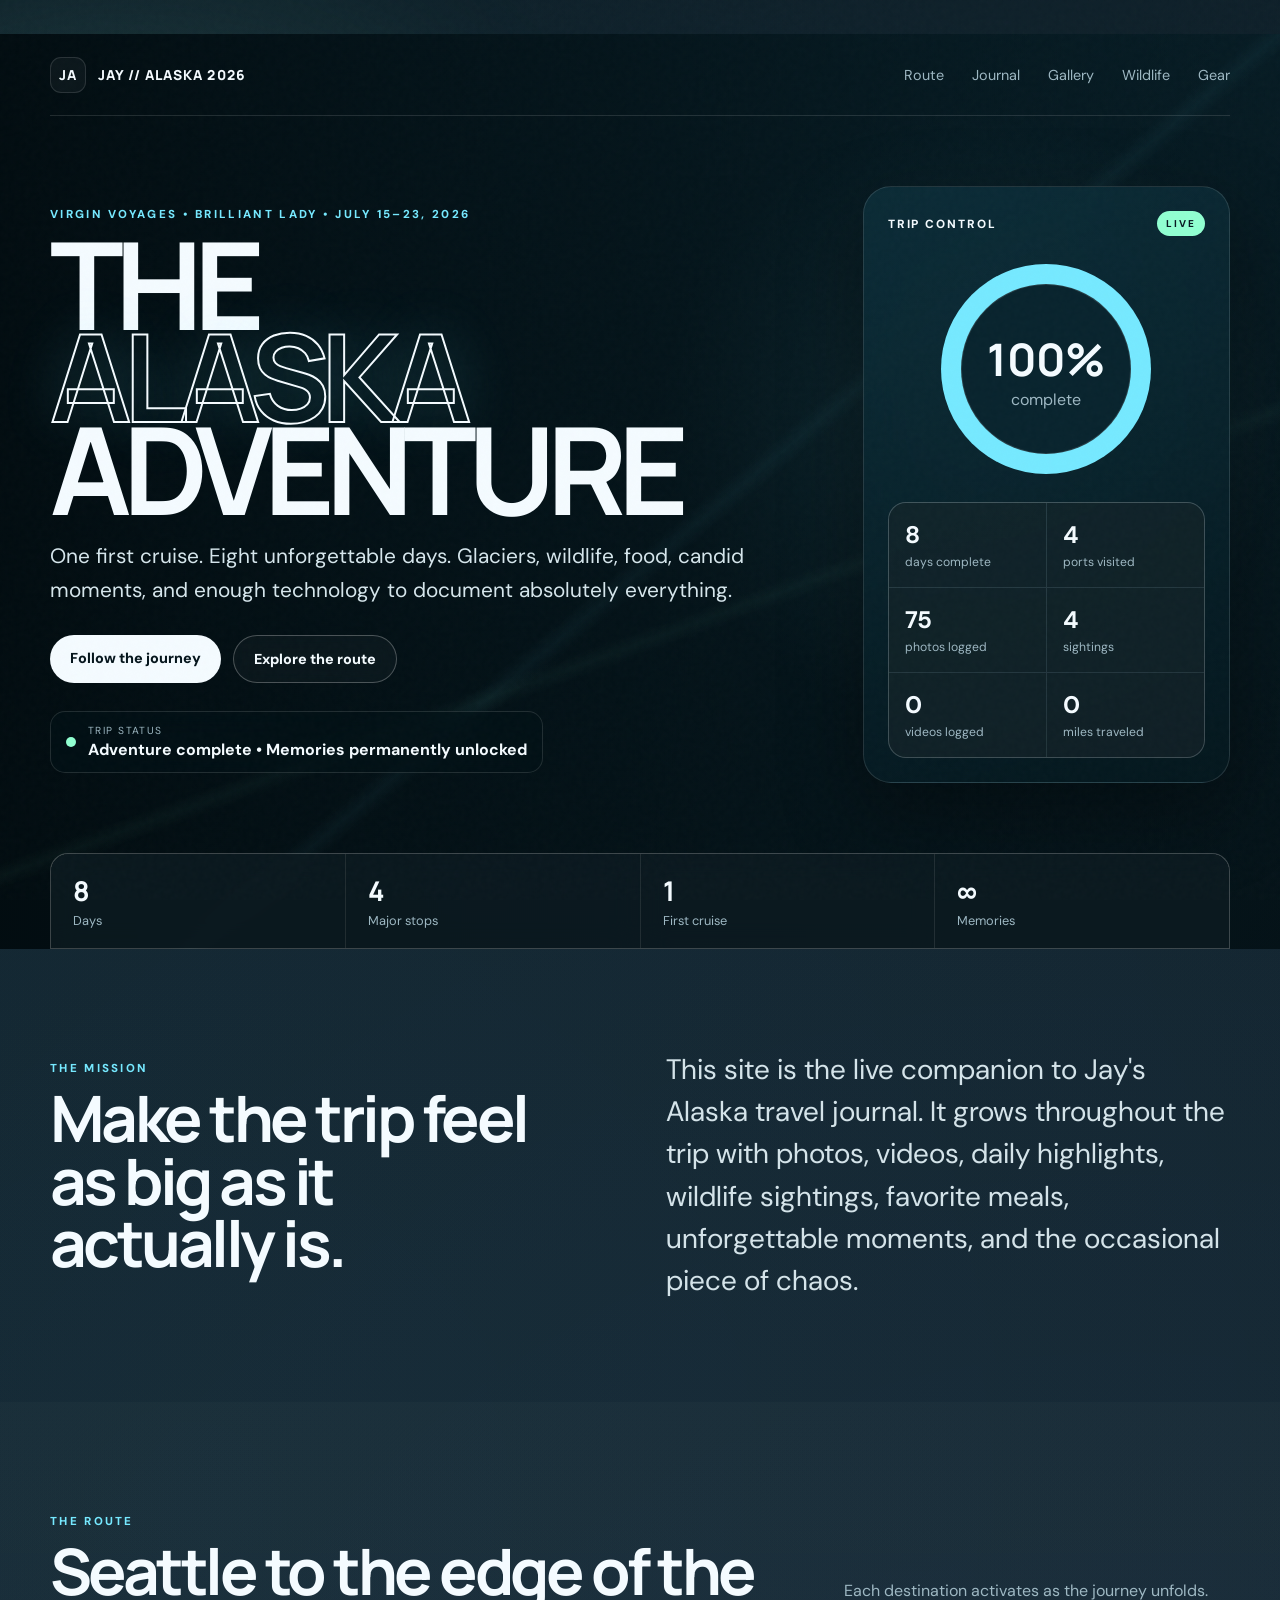
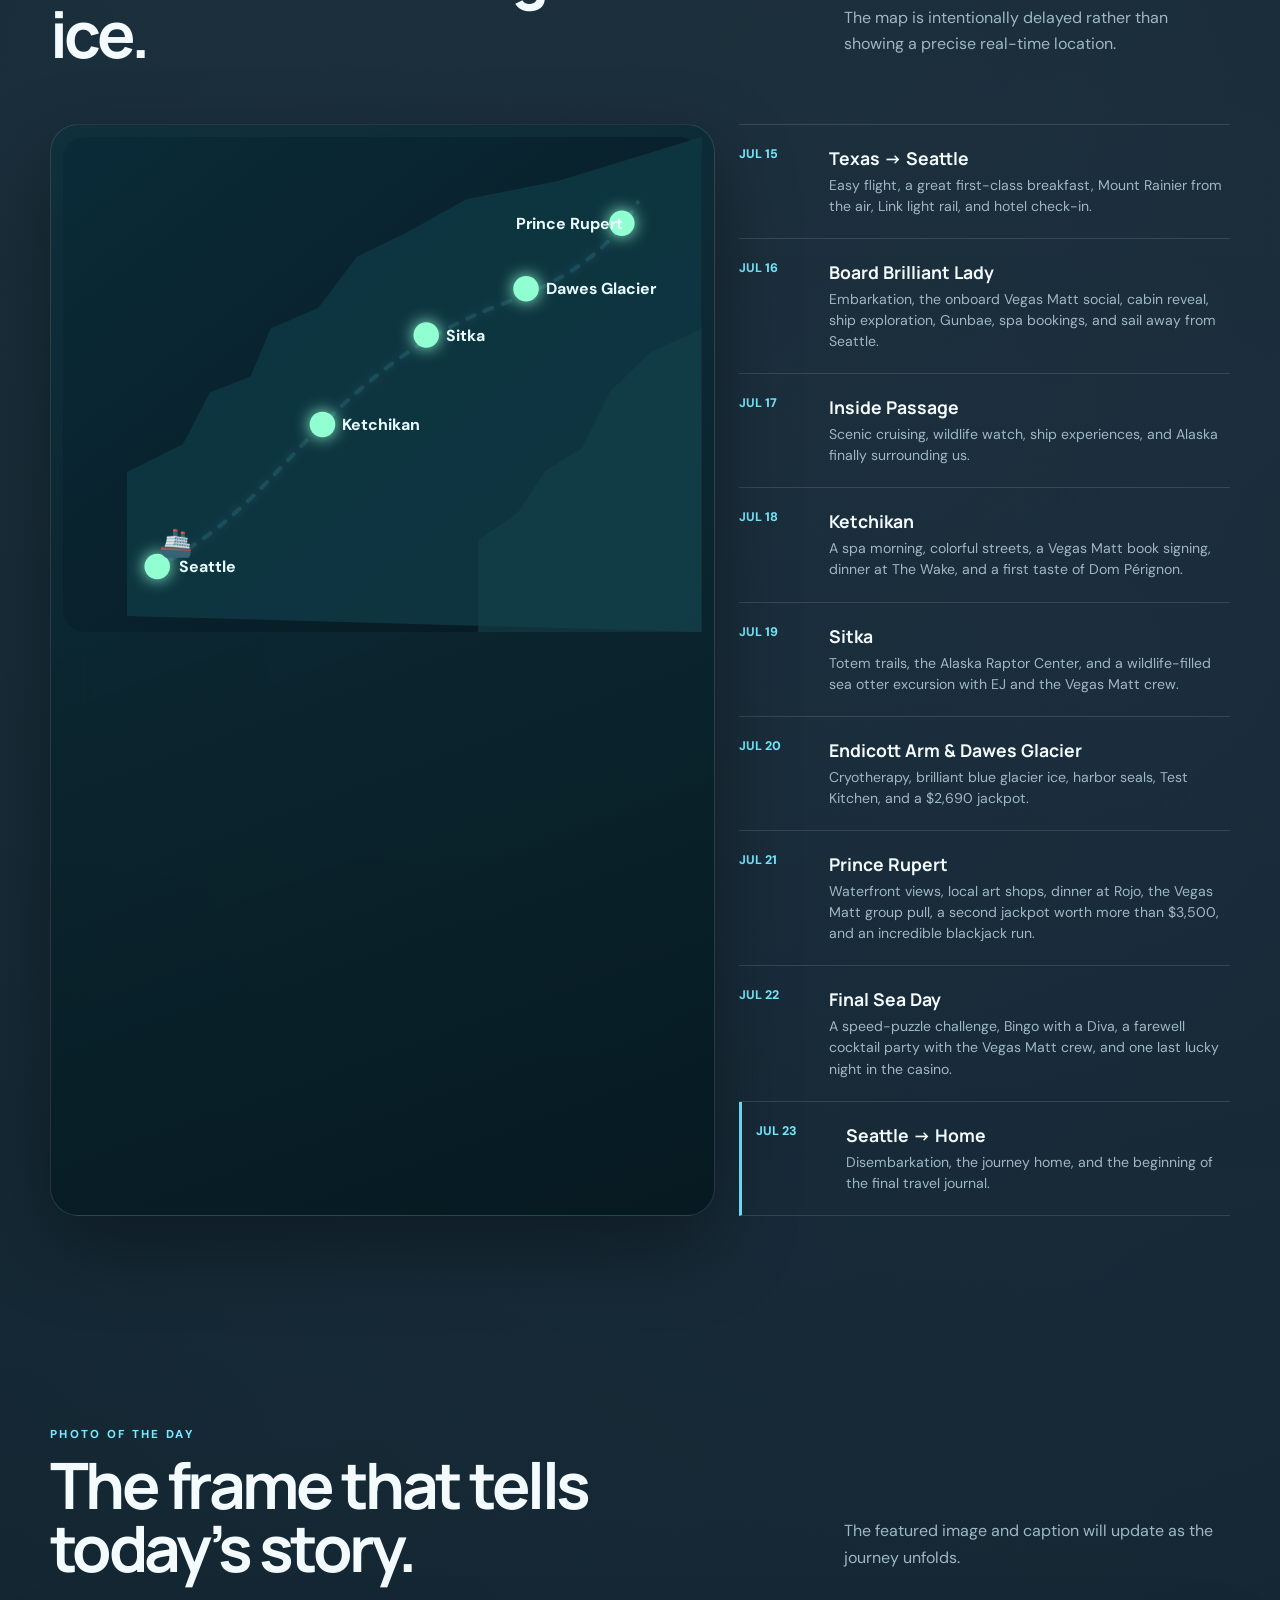
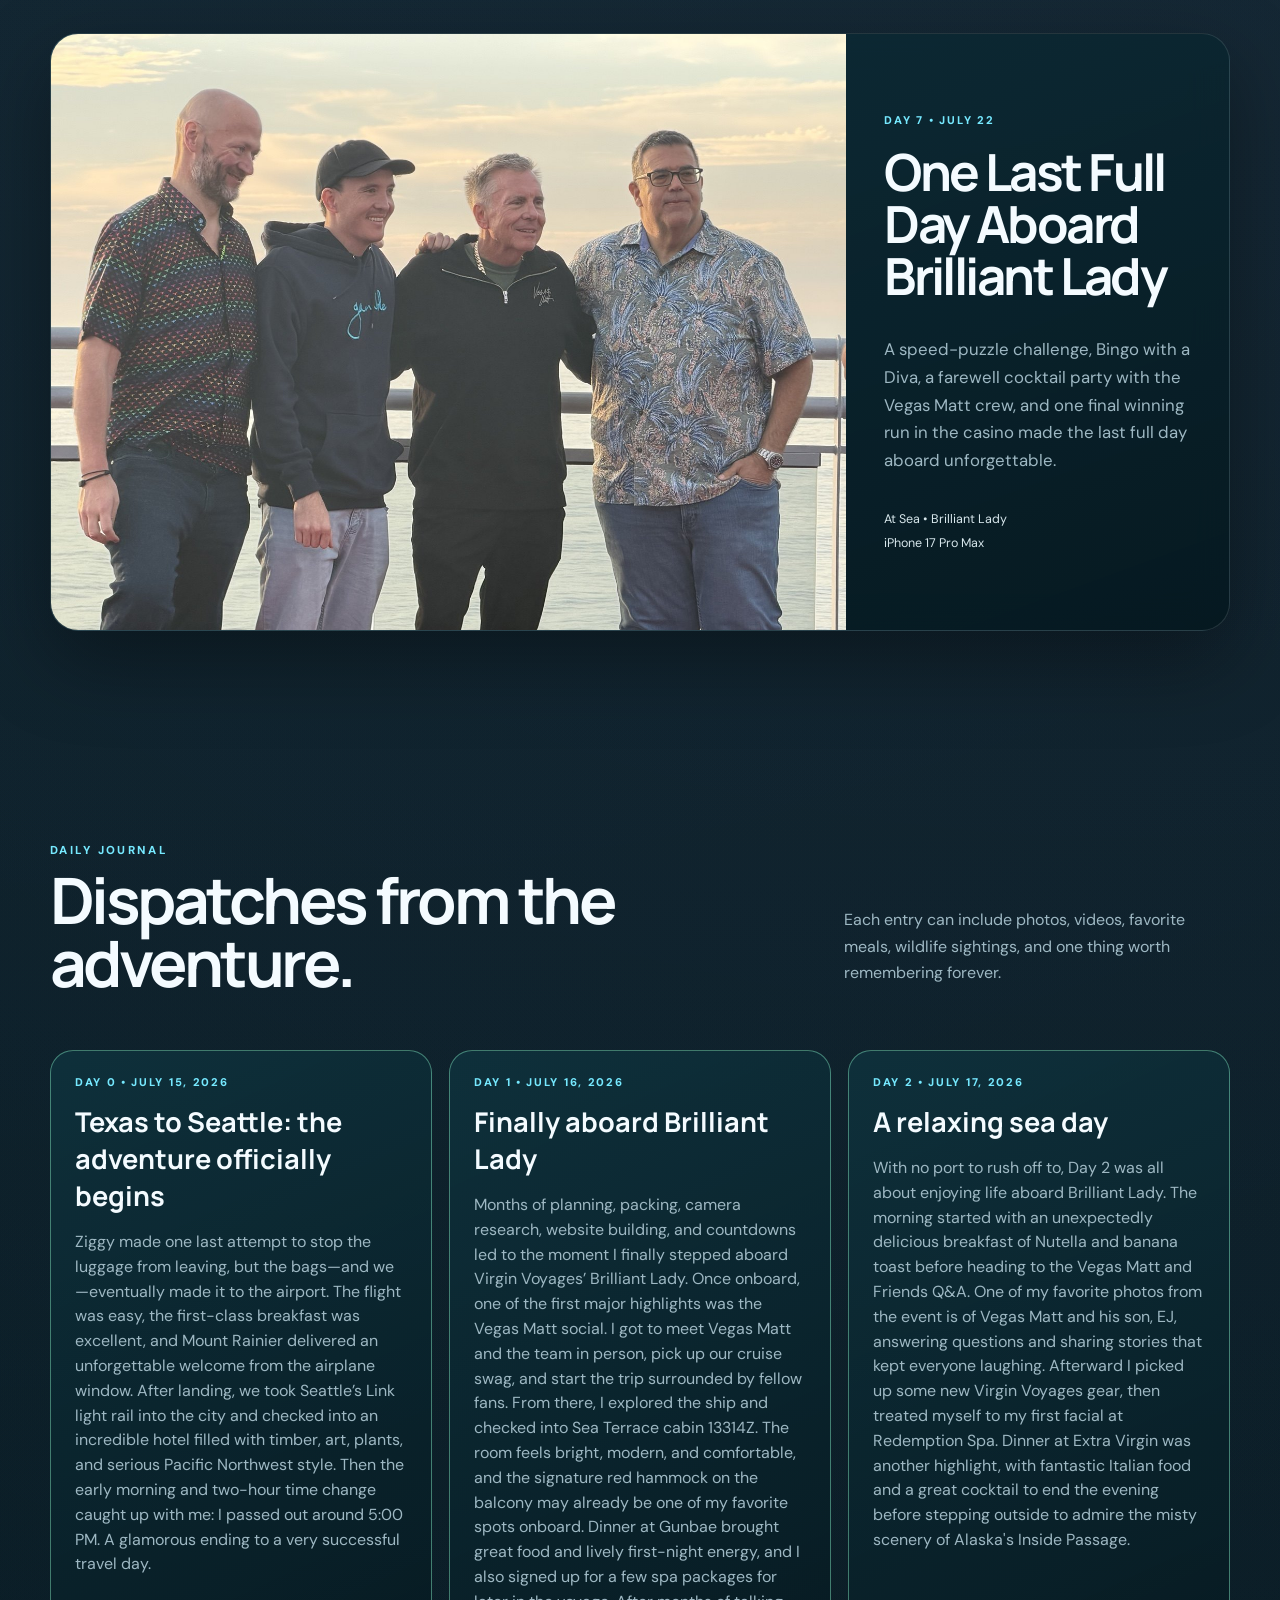
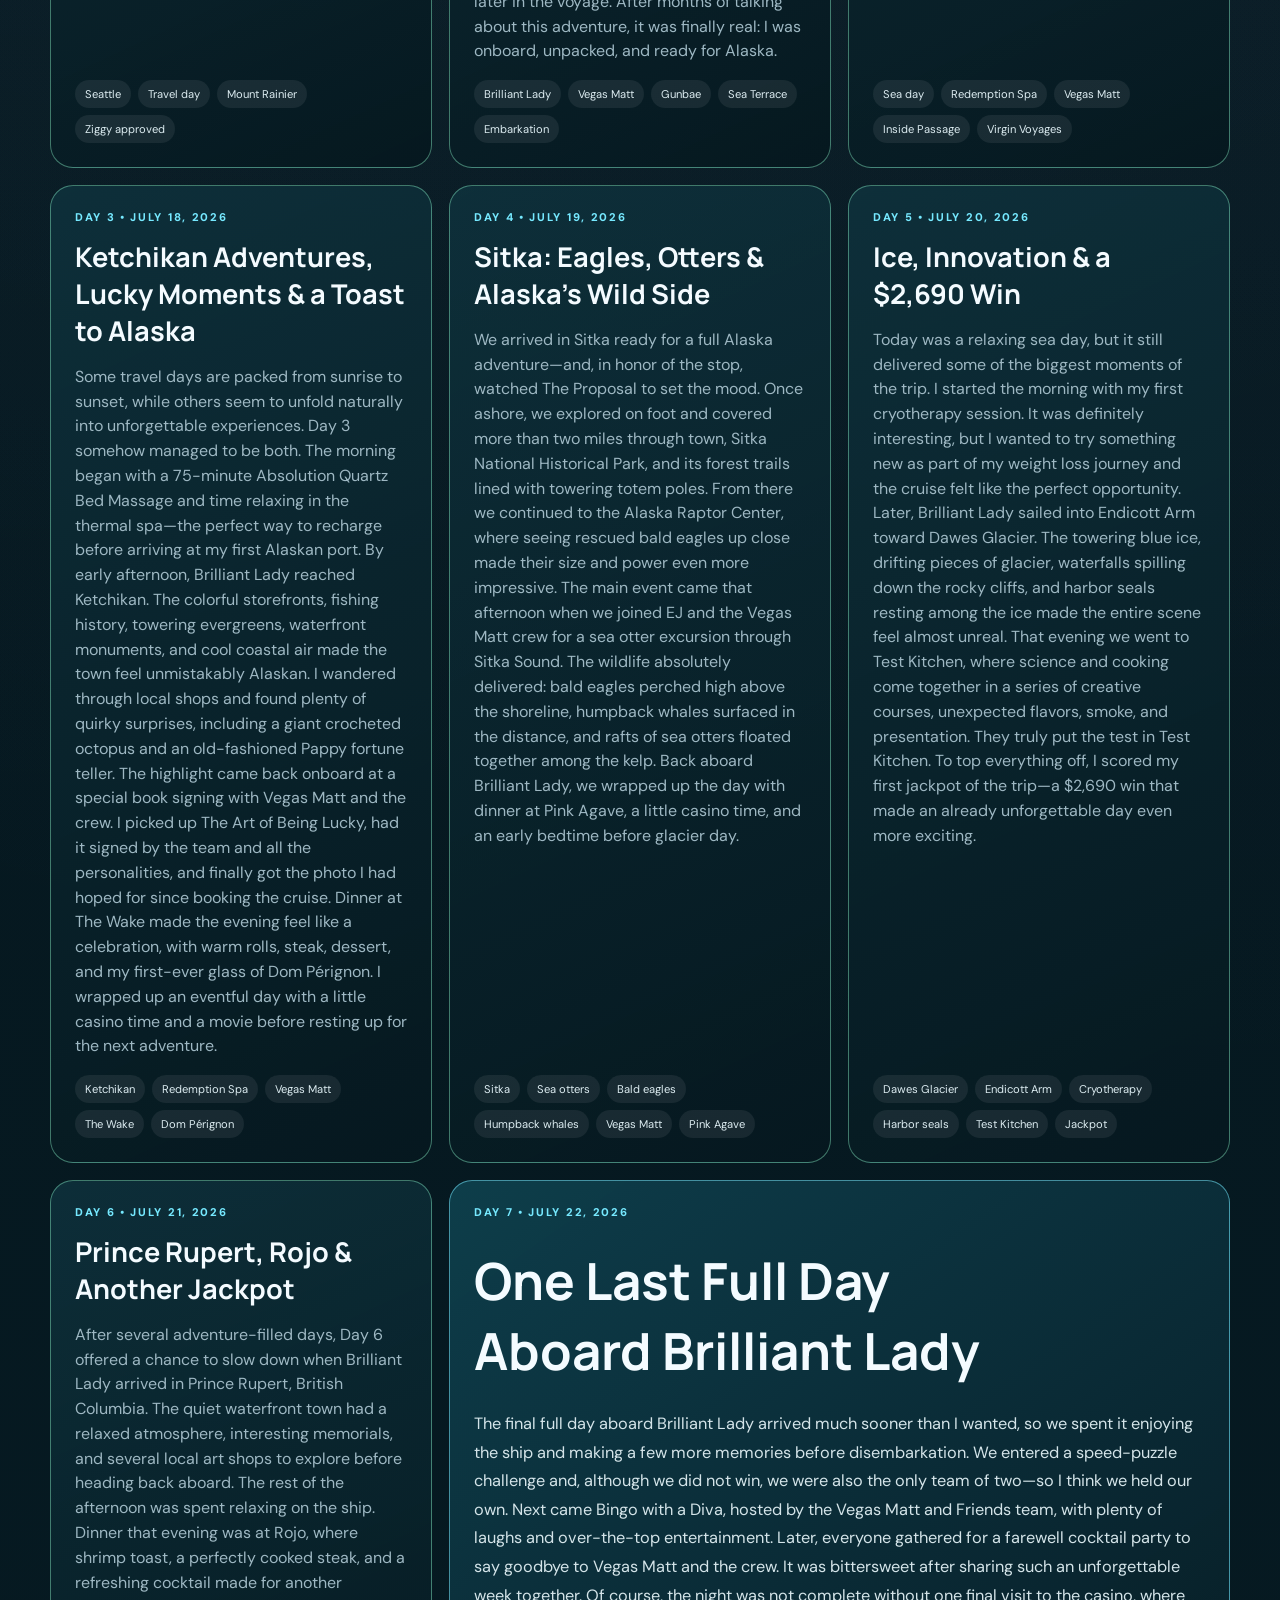
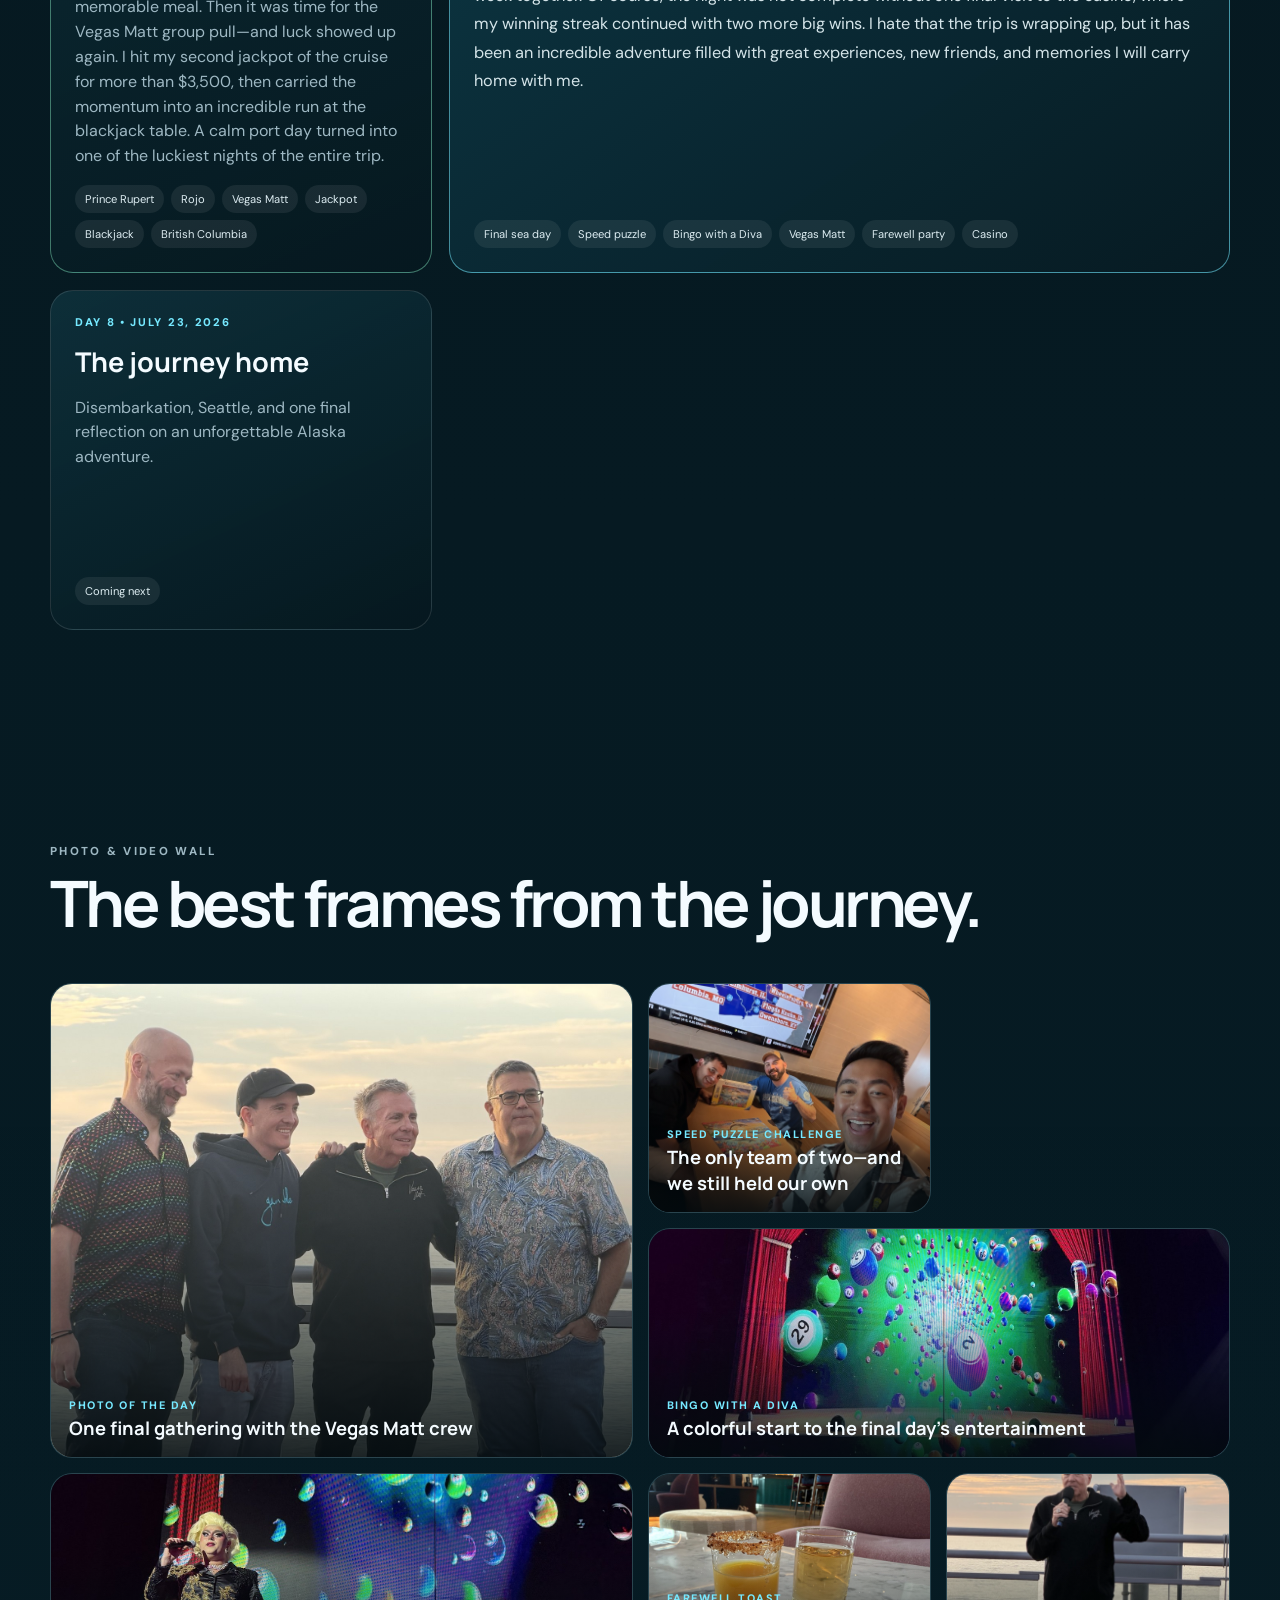
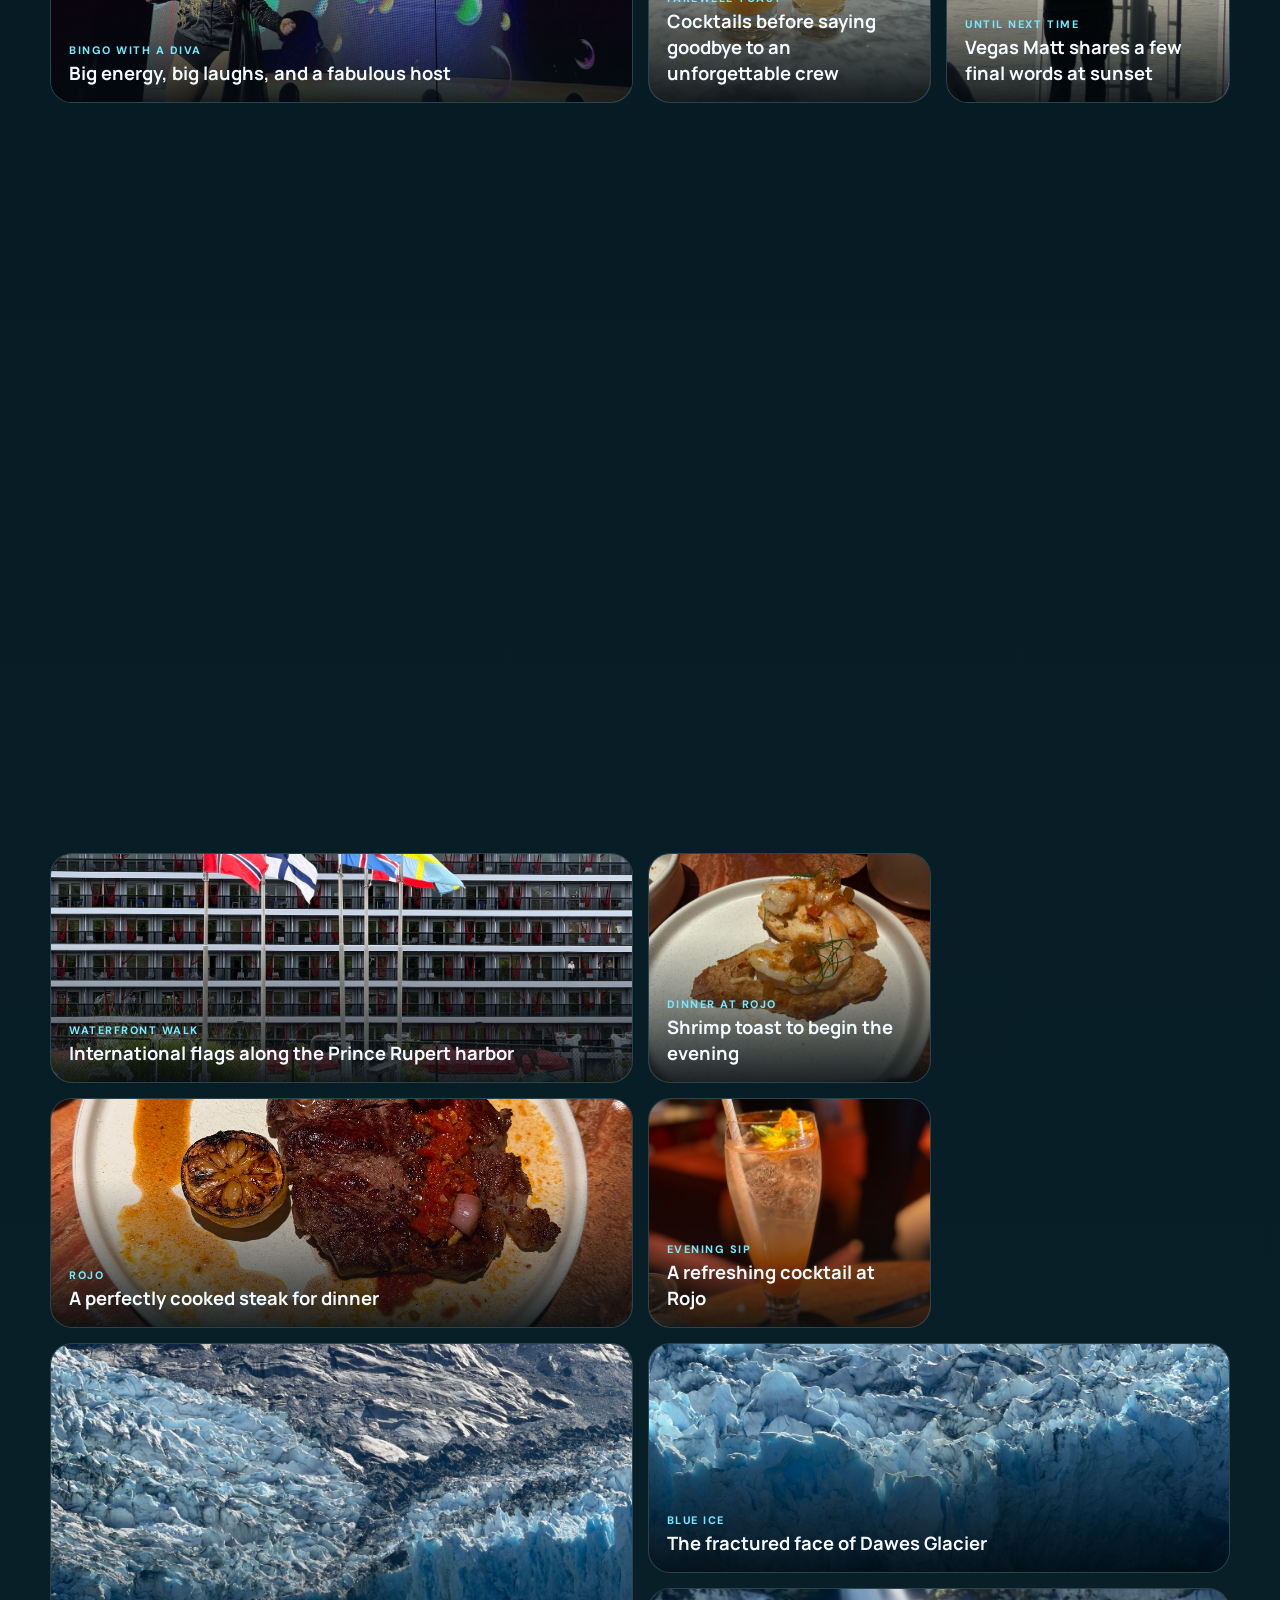
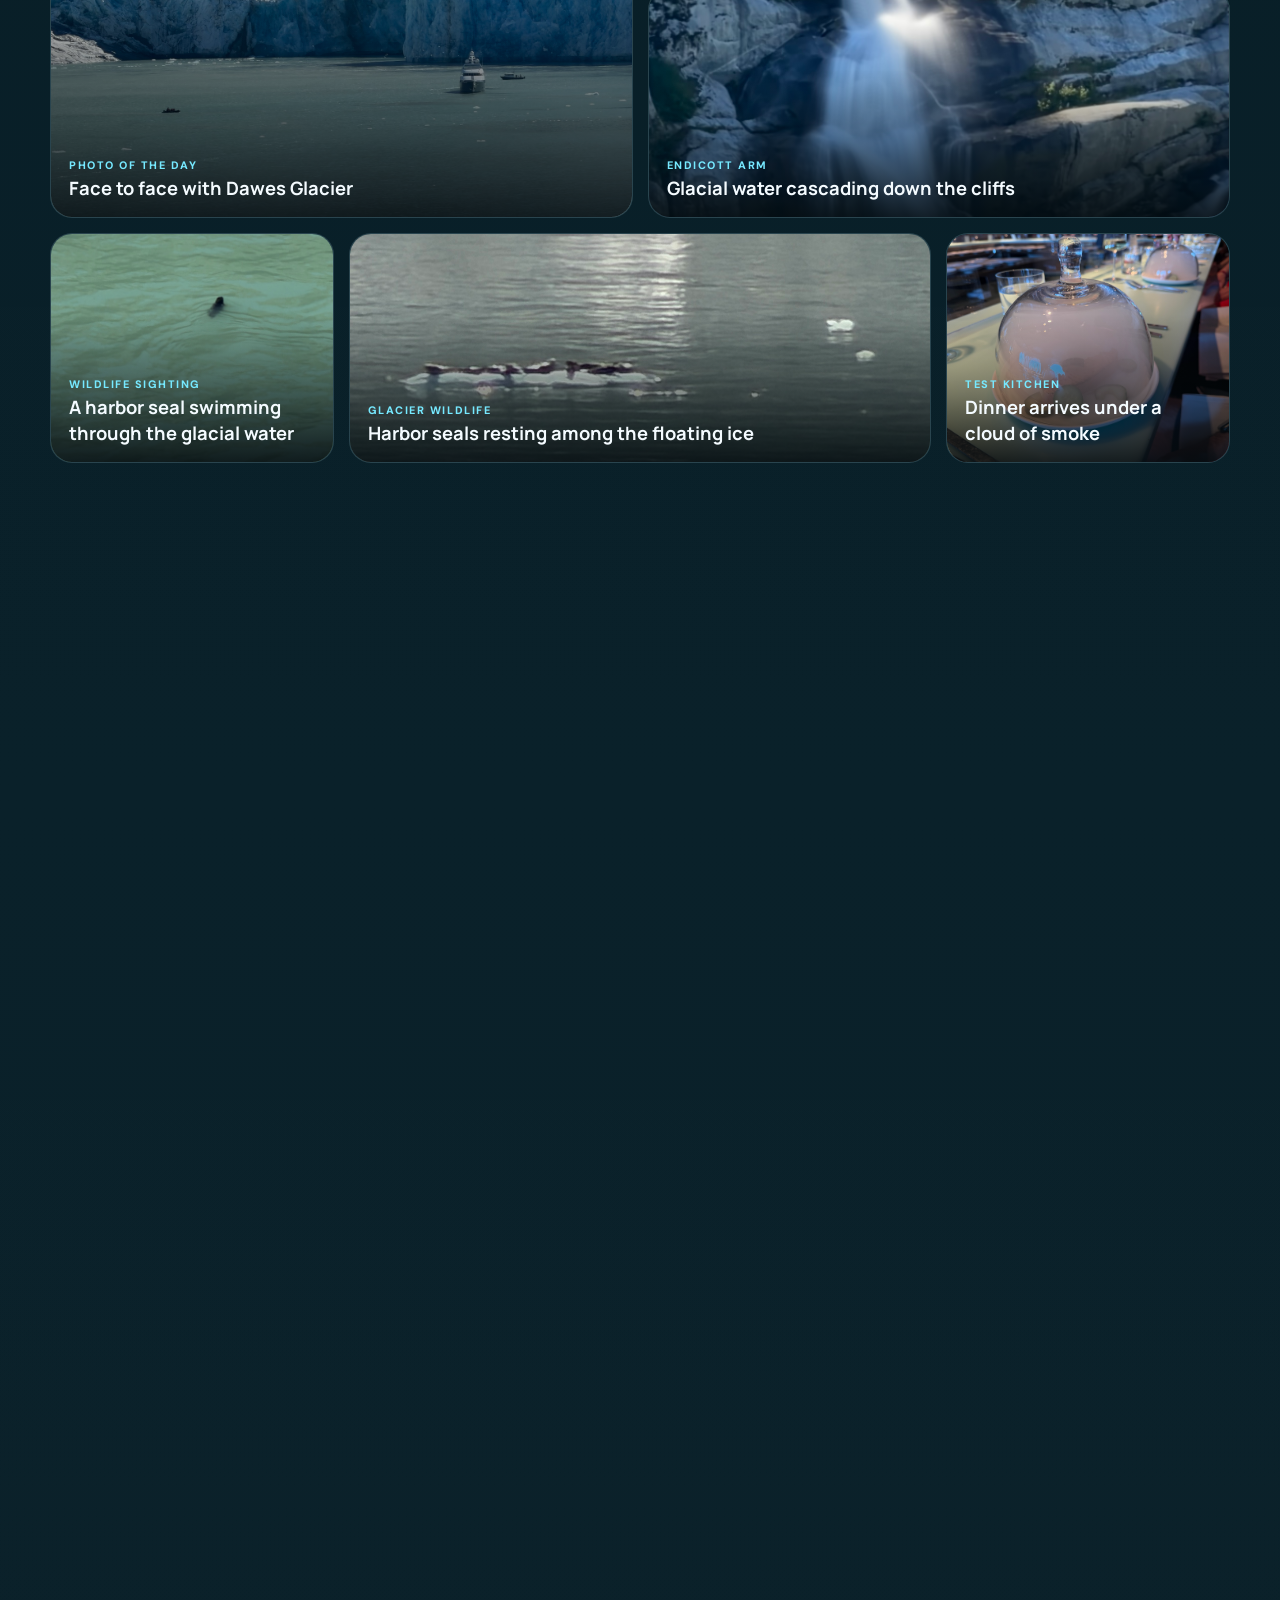
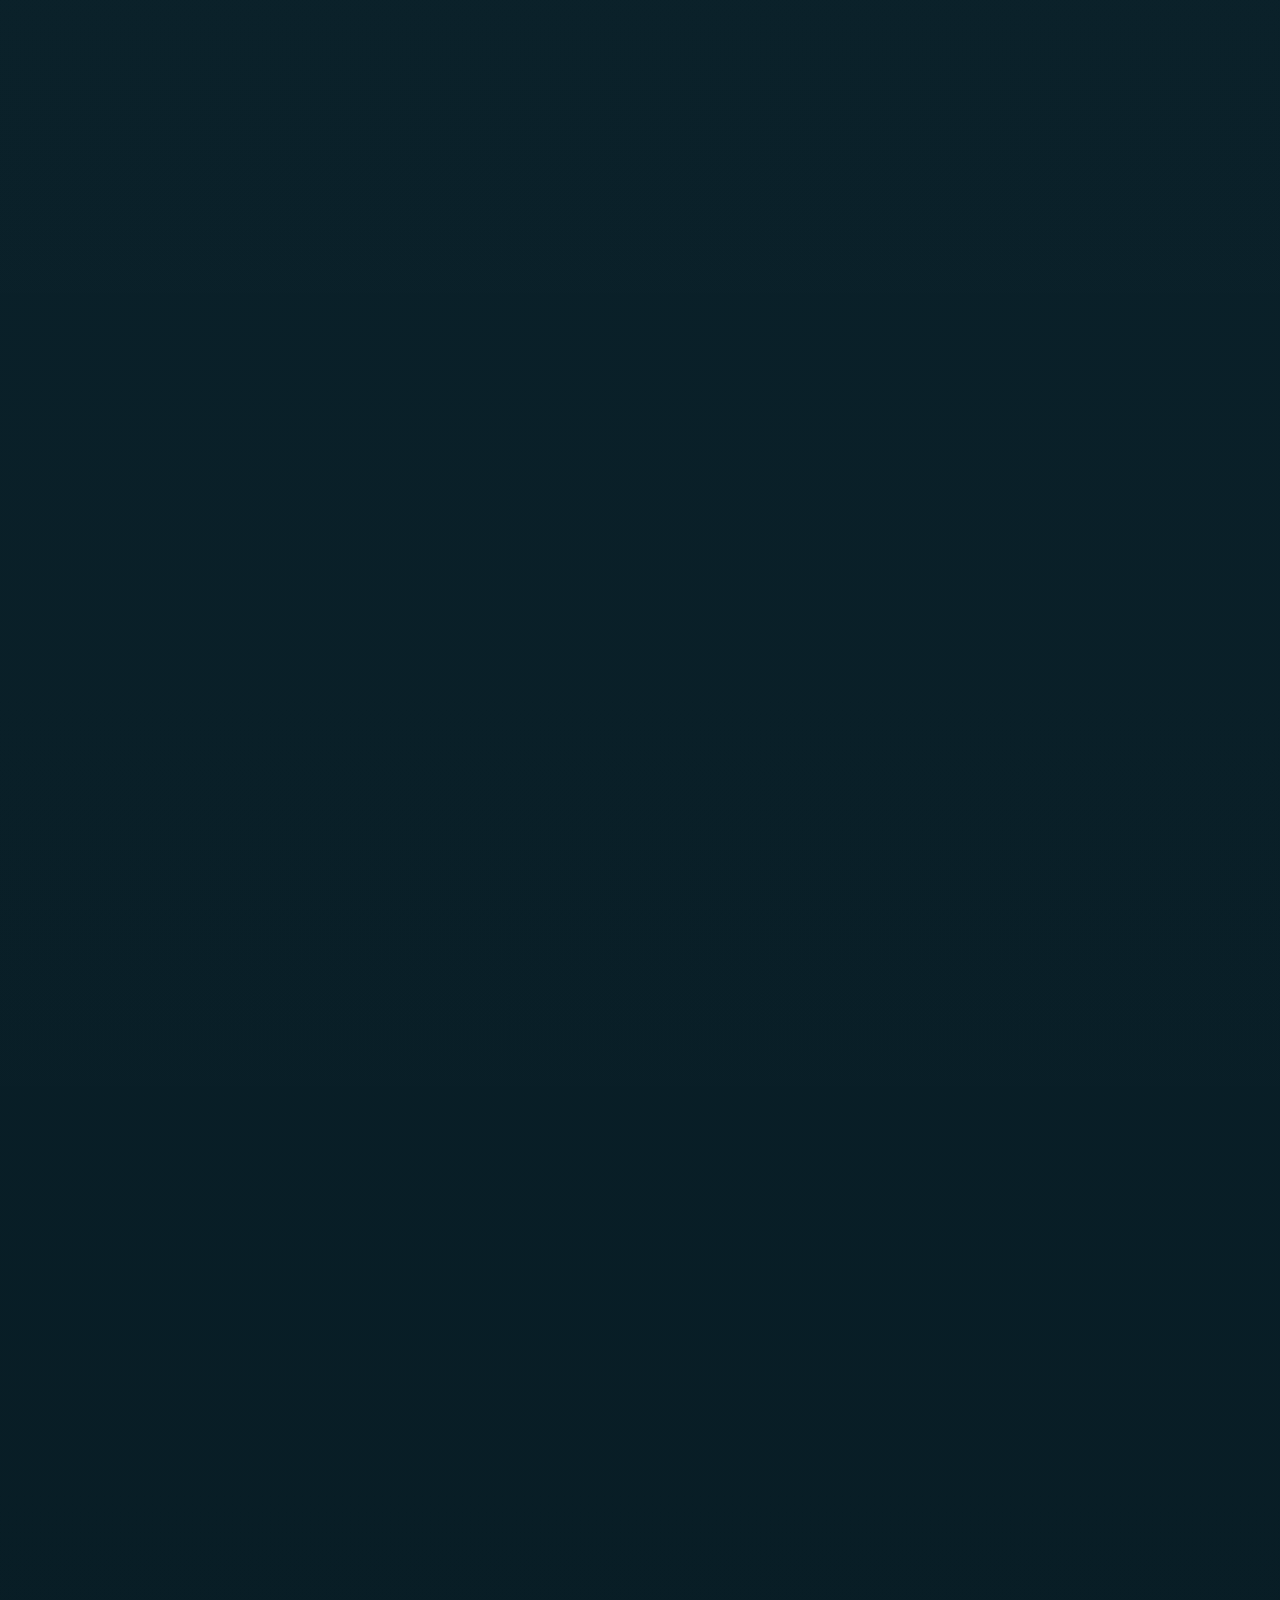
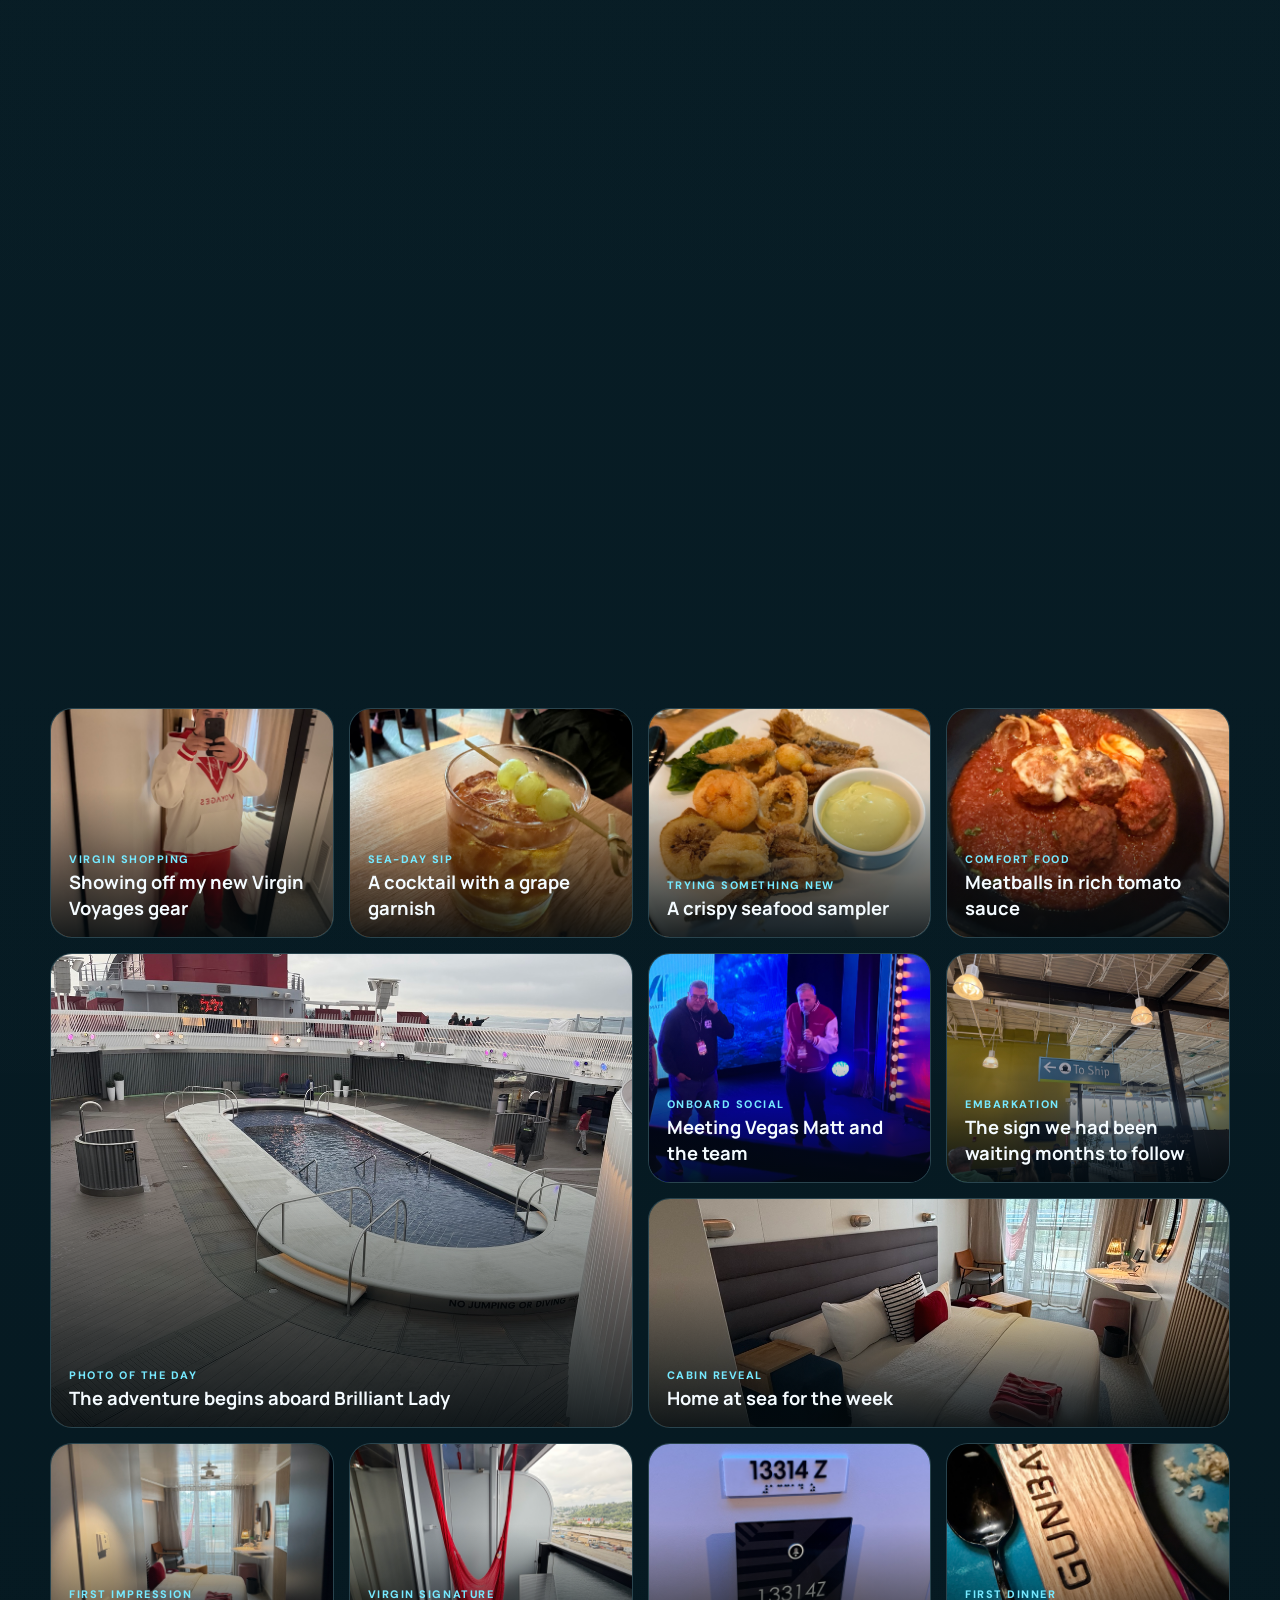
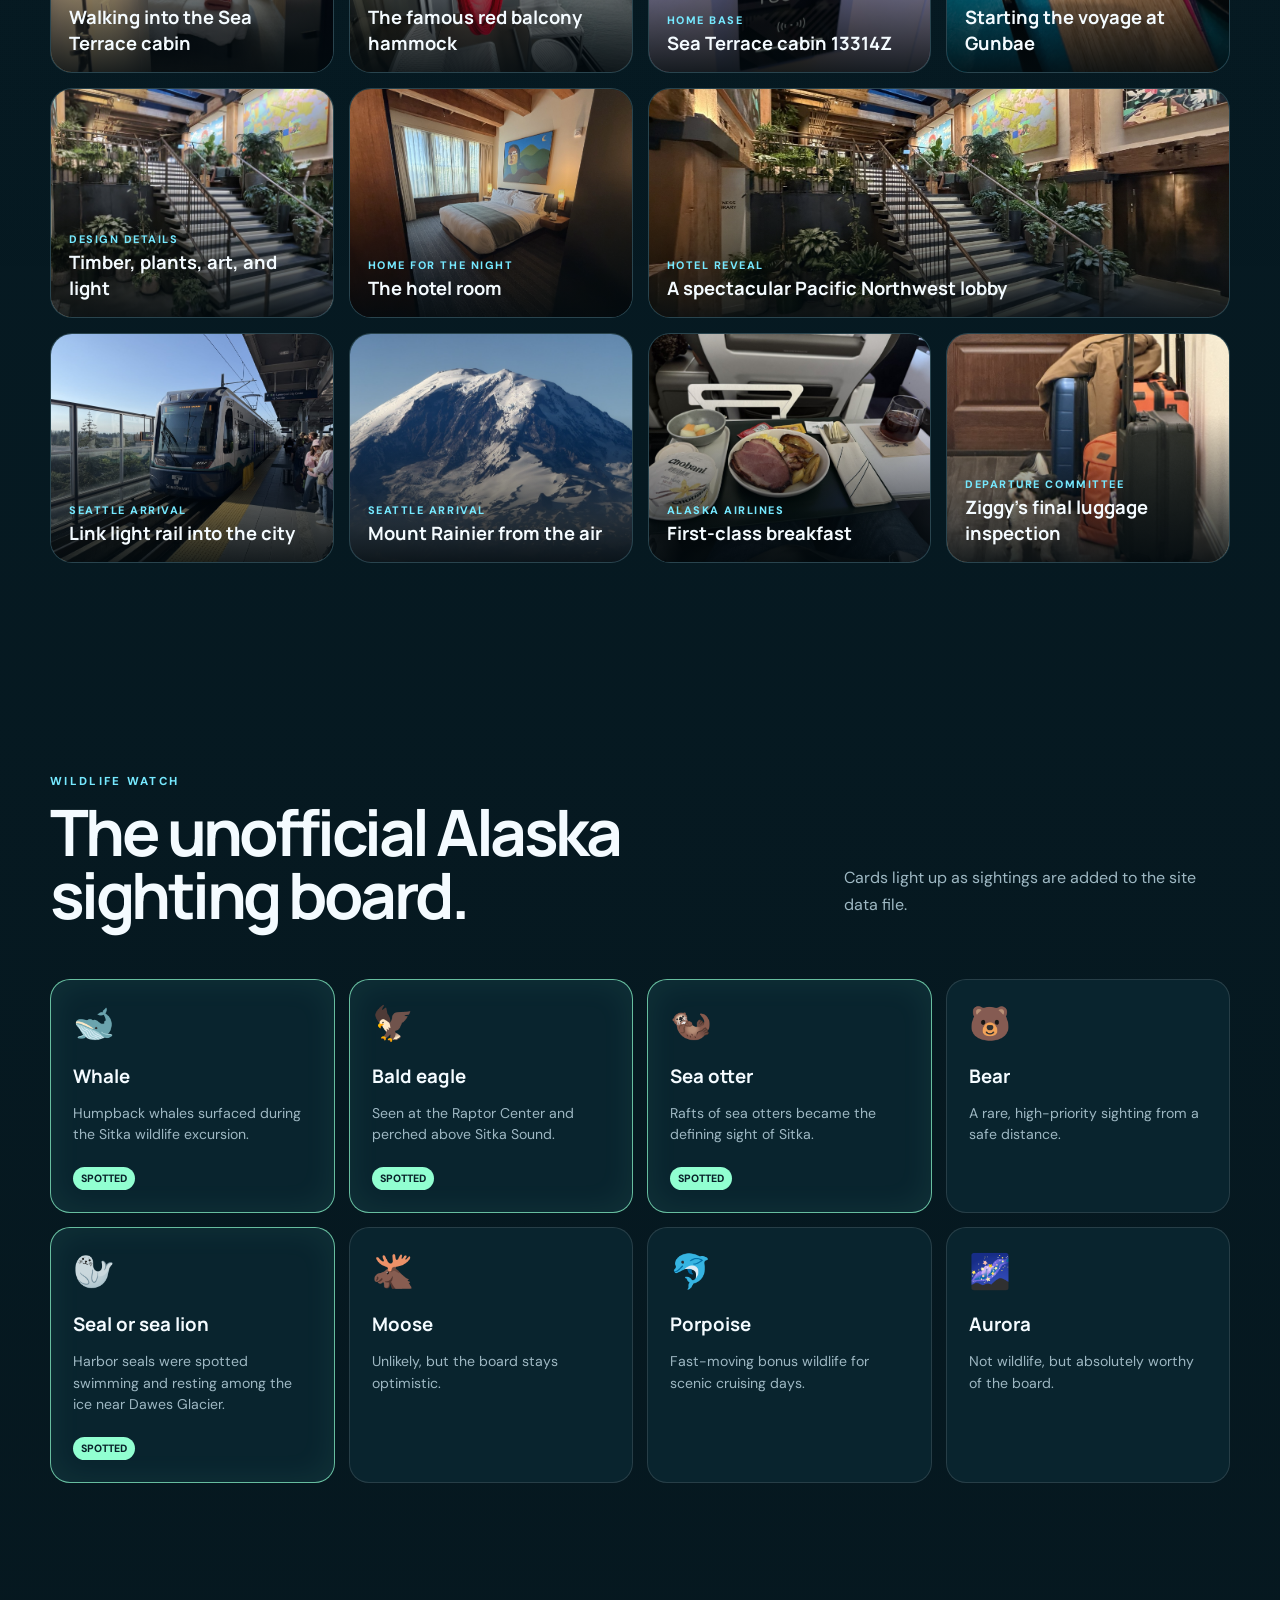
<file: index.html>
<!doctype html>
<html lang="en">
<head>
  <meta charset="utf-8">
  <meta name="viewport" content="width=device-width, initial-scale=1">
  <meta name="theme-color" content="#061820">
  <meta name="description" content="Follow Jay's Alaska adventure aboard Virgin Voyages Brilliant Lady.">
  <meta property="og:title" content="Jay's Alaska Adventure 2026">
  <meta property="og:description" content="A live professional travel journal featuring daily stories, photography, wildlife, and the journey aboard Brilliant Lady.">
  <meta property="og:type" content="website">
  <meta property="og:image" content="https://jdisimoni.github.io/alaska-expedition-2026/assets/photos/day2-inside-passage.jpg">
  <meta name="twitter:card" content="summary_large_image">
  <title>Jay's Alaska Adventure 2026</title>
  <link rel="icon" href="favicon.ico" sizes="any">
  <link rel="icon" type="image/png" sizes="32x32" href="assets/favicon-32.png">
  <link rel="icon" type="image/png" sizes="16x16" href="assets/favicon-16.png">
  <link rel="apple-touch-icon" sizes="180x180" href="assets/apple-touch-icon.png">
  <link rel="preconnect" href="https://fonts.googleapis.com">
  <link rel="preconnect" href="https://fonts.gstatic.com" crossorigin>
  <link href="https://fonts.googleapis.com/css2?family=DM+Sans:wght@400;500;600;700&family=Manrope:wght@500;600;700;800&display=swap" rel="stylesheet">
  <link rel="stylesheet" href="assets/styles.css?v=14">
  <link rel="stylesheet" href="assets/enhancements.css?v=2">
</head>
<body>
  <div class="noise"></div>
  <div class="aurora aurora-a"></div>
  <div class="aurora aurora-b"></div>

  <header class="hero" id="home">
    <nav class="nav shell">
      <a class="brand" href="#home" aria-label="Jay's Alaska Adventure home">
        <span class="brand-mark">JA</span>
        <span>JAY // ALASKA 2026</span>
      </a>
      <button class="menu-toggle" aria-expanded="false" aria-controls="nav-links">Menu</button>
      <div class="nav-links" id="nav-links">
        <a href="#route">Route</a>
        <a href="#journal">Journal</a>
        <a href="#gallery">Gallery</a>
        <a href="#wildlife">Wildlife</a>
        <a href="#gear">Gear</a>
      </div>
    </nav>

    <div class="hero-grid shell">
      <div class="hero-copy">
        <p class="kicker">VIRGIN VOYAGES • BRILLIANT LADY • JULY 15–23, 2026</p>
        <h1>
          <span>THE</span>
          <span class="outline">ALASKA</span>
          <span>ADVENTURE</span>
        </h1>
        <p class="lede">
          One first cruise. Eight unforgettable days. Glaciers, wildlife, food,
          candid moments, and enough technology to document absolutely everything.
        </p>
        <div class="hero-actions">
          <a class="btn primary" href="#journal">Follow the journey</a>
          <a class="btn ghost" href="#route">Explore the route</a>
        </div>
        <div class="status-pill">
          <span class="live-dot"></span>
          <div>
            <small>TRIP STATUS</small>
            <strong id="trip-status">Preparing for departure</strong>
          </div>
        </div>
      </div>

      <aside class="hero-dashboard glass">
        <div class="dashboard-header">
          <span>TRIP CONTROL</span>
          <span class="chip">LIVE</span>
        </div>
        <div class="progress-ring-wrap">
          <div class="progress-ring" id="progress-ring">
            <div class="progress-inner">
              <strong id="progress-percent">0%</strong>
              <span>complete</span>
            </div>
          </div>
        </div>
        <div class="mini-stats">
          <div><strong id="days-complete">0</strong><span>days complete</span></div>
          <div><strong id="ports-complete">0</strong><span>ports visited</span></div>
          <div><strong id="photos-count">0</strong><span>photos logged</span></div>
          <div><strong id="wildlife-count">0</strong><span>sightings</span></div>
          <div><strong id="videos-count">0</strong><span>videos logged</span></div>
          <div><strong id="miles-count">0</strong><span>miles traveled</span></div>
        </div>
      </aside>
    </div>

    <div class="hero-bottom shell">
      <div><strong>8</strong><span>Days</span></div>
      <div><strong>4</strong><span>Major stops</span></div>
      <div><strong>1</strong><span>First cruise</span></div>
      <div><strong>∞</strong><span>Memories</span></div>
    </div>
  </header>

  <main>
    <section class="section shell intro">
      <div>
        <p class="kicker">THE MISSION</p>
        <h2>Make the trip feel as big as it actually is.</h2>
      </div>
      <p class="intro-copy">
        This site is the live companion to Jay's Alaska travel journal. It grows
        throughout the trip with photos, videos, daily highlights, wildlife sightings,
        favorite meals, unforgettable moments, and the occasional piece of chaos.
      </p>
    </section>

    <section class="section route-section" id="route">
      <div class="shell">
        <div class="section-head split">
          <div>
            <p class="kicker">THE ROUTE</p>
            <h2>Seattle to the edge of the ice.</h2>
          </div>
          <p>Each destination activates as the journey unfolds. The map is intentionally delayed rather than showing a precise real-time location.</p>
        </div>

        <div class="route-layout">
          <div class="map-card glass">
            <svg viewBox="0 0 800 620" role="img" aria-labelledby="map-title">
              <title id="map-title">Stylized map of Jay's Alaska cruise route</title>
              <defs>
                <linearGradient id="ocean" x1="0" x2="1" y1="0" y2="1">
                  <stop offset="0%" stop-color="#0a2b38"/>
                  <stop offset="100%" stop-color="#071820"/>
                </linearGradient>
                <filter id="glow">
                  <feGaussianBlur stdDeviation="5" result="blur"/>
                  <feMerge><feMergeNode in="blur"/><feMergeNode in="SourceGraphic"/></feMerge>
                </filter>
              </defs>
              <rect width="800" height="620" rx="28" fill="url(#ocean)"/>
              <path d="M115 540 C210 492, 260 425, 320 365 C390 295, 455 245, 548 210 C622 182, 680 150, 720 82"
                    fill="none" stroke="#6fe6ff" stroke-width="5" stroke-linecap="round"
                    stroke-dasharray="10 14" opacity=".9" filter="url(#glow)"/>
              <path d="M80 600 L80 420 L150 385 L184 320 L235 300 L260 240 L320 214 L368 150 L430 120 L505 78 L620 55 L800 0 L800 620 Z"
                    fill="#0e3944" opacity=".86"/>
              <path d="M520 620 L520 505 L570 470 L604 418 L650 390 L684 320 L735 270 L800 240 L800 620 Z"
                    fill="#143f49" opacity=".68"/>
              <g class="map-stop" data-day="0"><circle cx="118" cy="538" r="14"/><text x="145" y="545">Seattle</text></g>
              <g class="map-stop" data-day="3"><circle cx="325" cy="360" r="14"/><text x="350" y="367">Ketchikan</text></g>
              <g class="map-stop" data-day="4"><circle cx="455" cy="248" r="14"/><text x="480" y="255">Sitka</text></g>
              <g class="map-stop" data-day="5"><circle cx="580" cy="190" r="14"/><text x="605" y="197">Dawes Glacier</text></g>
              <g class="map-stop" data-day="6"><circle cx="700" cy="108" r="14"/><text x="568" y="115">Prince Rupert</text></g>
              <g class="ship" id="ship-marker"><text x="100" y="520">🚢</text></g>
            </svg>
          </div>

          <div class="timeline" id="timeline"></div>
        </div>
      </div>
    </section>


    <section class="section shell" id="featured">
      <div class="section-head split">
        <div>
          <p class="kicker">PHOTO OF THE DAY</p>
          <h2>The frame that tells today’s story.</h2>
        </div>
        <p id="featured-summary">The featured image and caption will update as the journey unfolds.</p>
      </div>
      <article class="featured-day glass">
        <div class="featured-media" id="featured-media">
          <div class="featured-placeholder">TODAY’S BEST FRAME</div>
        </div>
        <div class="featured-copy">
          <span class="featured-label" id="featured-label">PRE-TRIP</span>
          <h3 id="featured-title">The adventure is ready to begin</h3>
          <p id="featured-caption">Bags packed, cameras charged, and Alaska just one sleep away.</p>
          <div class="featured-meta">
            <span id="featured-location">Fort Worth → Seattle</span>
            <span id="featured-camera">iPhone 17 Pro Max</span>
          </div>
        </div>
      </article>
    </section>

    <section class="section shell" id="journal">
      <div class="section-head split">
        <div>
          <p class="kicker">DAILY JOURNAL</p>
          <h2>Dispatches from the adventure.</h2>
        </div>
        <p>Each entry can include photos, videos, favorite meals, wildlife sightings, and one thing worth remembering forever.</p>
      </div>
      <div class="journal-grid" id="journal-grid"></div>
    </section>

    <section class="section gallery-section" id="gallery">
      <div class="shell">
        <div class="section-head">
          <p class="kicker">PHOTO & VIDEO WALL</p>
          <h2>The best frames from the journey.</h2>
        </div>
        <div class="gallery-grid" id="gallery-grid"></div>
      </div>
    </section>

    <section class="section shell" id="wildlife">
      <div class="section-head split">
        <div>
          <p class="kicker">WILDLIFE WATCH</p>
          <h2>The unofficial Alaska sighting board.</h2>
        </div>
        <p>Cards light up as sightings are added to the site data file.</p>
      </div>
      <div class="wildlife-grid" id="wildlife-grid"></div>
    </section>

    <section class="section feature-band">
      <div class="shell feature-band-grid">
        <article class="feature-story glacier-story">
          <p class="kicker">SIGNATURE MOMENT</p>
          <h3>Dawes Glacier</h3>
          <p>The visual centerpiece of the voyage—ice, scale, silence, and the frame that may define the entire trip.</p>
        </article>
        <article class="feature-story vegas-story">
          <p class="kicker">SPECIAL GUEST ENERGY</p>
          <h3>Vegas Matt & Team</h3>
          <p>A favorite creator, an Alaska sailing, and enough personality to guarantee memorable moments.</p>
        </article>
      </div>
    </section>

    <section class="section shell" id="gear">
      <div class="section-head">
        <p class="kicker">THE TECH LOADOUT</p>
        <h2>Because one camera would be far too reasonable.</h2>
      </div>
      <div class="gear-grid" id="gear-grid"></div>
    </section>

    <section class="section shell quote-section">
      <blockquote>
        “Take the photo. Record the reaction. Write down the moment.
        Future Jay will be glad you did.”
      </blockquote>
    </section>
  </main>


    <section class="section shell share-section">
      <div class="share-card glass">
        <div>
          <p class="kicker">SHARE THE JOURNEY</p>
          <h2>A travel journal built to be followed.</h2>
          <p>Send this site to coworkers, friends, and family. New entries will appear as connectivity allows.</p>
        </div>
        <button class="btn primary" id="share-site">Share this site</button>
      </div>
    </section>


    <section class="section shell" id="comments">
      <div class="section-head split">
        <div>
          <p class="kicker">TRIP COMMENTS</p>
          <h2>Leave a note from home.</h2>
        </div>
        <p>Share a favorite photo, ask a question, or leave a message for the next port day. A GitHub sign-in is required to post.</p>
      </div>
      <div class="comments-card glass">
        <script src="https://utteranc.es/client.js"
                repo="jdisimoni/alaska-expedition-2026"
                issue-term="pathname"
                label="travel-journal-comment"
                theme="github-dark"
                crossorigin="anonymous"
                async>
        </script>
        <noscript>Please enable JavaScript to view and post comments.</noscript>
      </div>
    </section>

  <footer class="footer shell">
    <div>
      <strong>JAY // ALASKA 2026</strong>
      <p>Built as a live travel journal for friends, coworkers, and future memories.</p>
    </div>
    <a href="#home">Back to top ↑</a>
  </footer>

  <div class="lightbox" id="lightbox" aria-hidden="true">
    <button class="lightbox-close" id="lightbox-close" aria-label="Close image">×</button>
    <img id="lightbox-image" alt="">
    <p id="lightbox-caption"></p>
  </div>

  <script>
    if ("serviceWorker" in navigator) {
      navigator.serviceWorker.getRegistrations().then(registrations => {
        registrations.forEach(registration => registration.unregister());
      });
    }
    if ("caches" in window) {
      caches.keys().then(names => names.forEach(name => caches.delete(name)));
    }
  </script>

  <script src="assets/data.js?v=16"></script>
  <script src="assets/script.js?v=15"></script>
  <script src="assets/enhancements.js?v=2"></script>
</body>
</html>
</file>
<file: assets/styles.css>
:root{
  --bg:#061820;--bg2:#08242f;--panel:rgba(12,41,52,.74);--panel2:rgba(8,31,40,.92);
  --text:#f4fbff;--muted:#9eb8c3;--line:rgba(255,255,255,.12);
  --cyan:#76e9ff;--mint:#91ffd1;--violet:#b6a3ff;--gold:#ffd38a;
  --shadow:0 30px 80px rgba(0,0,0,.35)
}
*{box-sizing:border-box}html{scroll-behavior:smooth}body{margin:0;background:
radial-gradient(circle at 15% 8%,rgba(118,233,255,.08),transparent 24%),
radial-gradient(circle at 88% 12%,rgba(182,163,255,.09),transparent 22%),
linear-gradient(180deg,#041218 0%,#071e27 55%,#05151c 100%);
color:var(--text);font-family:"DM Sans",sans-serif;overflow-x:hidden}
body::selection{background:var(--cyan);color:#031218}
a{color:inherit;text-decoration:none}.shell{width:min(1180px,calc(100% - 44px));margin:auto}
.noise{position:fixed;inset:0;pointer-events:none;z-index:20;opacity:.025;background-image:url("data:image/svg+xml,%3Csvg viewBox='0 0 180 180' xmlns='http://www.w3.org/2000/svg'%3E%3Cfilter id='n'%3E%3CfeTurbulence type='fractalNoise' baseFrequency='.9' numOctaves='4' stitchTiles='stitch'/%3E%3C/filter%3E%3Crect width='100%25' height='100%25' filter='url(%23n)' opacity='.8'/%3E%3C/svg%3E")}
.aurora{position:fixed;width:55vw;height:30vw;border-radius:50%;filter:blur(95px);opacity:.11;pointer-events:none;z-index:-1}
.aurora-a{top:4%;left:-18%;background:var(--mint);animation:drift 15s ease-in-out infinite alternate}
.aurora-b{top:26%;right:-20%;background:var(--violet);animation:drift 18s ease-in-out infinite alternate-reverse}
@keyframes drift{to{transform:translate(10vw,8vh) scale(1.2)}}

.nav{height:82px;display:flex;align-items:center;justify-content:space-between;border-bottom:1px solid var(--line);position:relative;z-index:5}
.brand{display:flex;align-items:center;gap:12px;font-family:Manrope,sans-serif;font-weight:800;letter-spacing:.08em;font-size:.86rem}
.brand-mark{display:grid;place-items:center;width:36px;height:36px;border:1px solid var(--line);border-radius:11px;background:rgba(255,255,255,.04)}
.nav-links{display:flex;gap:28px;color:var(--muted);font-size:.9rem}.nav-links a:hover{color:var(--text)}
.menu-toggle{display:none;background:none;border:1px solid var(--line);color:var(--text);padding:9px 12px;border-radius:10px}

.hero{min-height:100vh;position:relative;overflow:hidden;background:
linear-gradient(90deg,rgba(2,12,16,.98) 0%,rgba(2,12,16,.72) 48%,rgba(2,12,16,.28) 100%),
radial-gradient(circle at 76% 42%,rgba(118,233,255,.18),transparent 28%),
linear-gradient(135deg,#0d3443,#06151b)}
.hero::before{content:"";position:absolute;inset:0;background:
linear-gradient(140deg,transparent 53%,rgba(118,233,255,.06) 54%,transparent 55%),
linear-gradient(160deg,transparent 60%,rgba(145,255,209,.05) 61%,transparent 62%);opacity:.7}
.hero-grid{display:grid;grid-template-columns:1.35fr .65fr;gap:50px;align-items:center;min-height:calc(100vh - 170px);padding:70px 0;position:relative;z-index:2}
.kicker{font-size:.72rem;font-weight:800;letter-spacing:.2em;color:var(--cyan);text-transform:uppercase}
h1,h2,h3{font-family:Manrope,sans-serif}
h1{margin:.12em 0 .2em;font-size:clamp(4rem,9.5vw,9.2rem);line-height:.76;letter-spacing:-.075em}
h1 span{display:block}.outline{color:transparent;-webkit-text-stroke:2px var(--text);text-shadow:0 0 60px rgba(118,233,255,.18)}
.lede{max-width:700px;color:#d6e6ec;font-size:clamp(1.03rem,1.8vw,1.3rem);line-height:1.65}
.hero-actions{display:flex;gap:12px;flex-wrap:wrap;margin:28px 0}.btn{padding:14px 20px;border-radius:999px;font-weight:800;font-size:.9rem}
.btn.primary{background:var(--text);color:#05151c}.btn.ghost{border:1px solid rgba(255,255,255,.26);background:rgba(255,255,255,.03);backdrop-filter:blur(10px)}
.status-pill{display:flex;gap:12px;align-items:center;width:max-content;max-width:100%;padding:12px 15px;border:1px solid var(--line);border-radius:15px;background:rgba(3,18,24,.58);backdrop-filter:blur(12px)}
.status-pill small{display:block;color:var(--muted);font-size:.64rem;letter-spacing:.14em}.status-pill strong{display:block;margin-top:2px}
.live-dot{width:10px;height:10px;border-radius:50%;background:var(--mint);box-shadow:0 0 0 0 rgba(145,255,209,.6);animation:pulse 2s infinite}
@keyframes pulse{70%{box-shadow:0 0 0 13px rgba(145,255,209,0)}}

.glass{border:1px solid var(--line);background:linear-gradient(160deg,rgba(13,48,60,.8),rgba(5,24,31,.9));backdrop-filter:blur(18px);box-shadow:var(--shadow)}
.hero-dashboard{border-radius:28px;padding:24px}.dashboard-header{display:flex;justify-content:space-between;align-items:center;font-size:.74rem;font-weight:800;letter-spacing:.16em}
.chip{padding:6px 9px;border-radius:999px;color:#071820;background:var(--mint);font-size:.62rem}
.progress-ring-wrap{display:grid;place-items:center;padding:28px 0}.progress-ring{--p:0;display:grid;place-items:center;width:210px;aspect-ratio:1;border-radius:50%;background:conic-gradient(var(--cyan) calc(var(--p)*1%),rgba(255,255,255,.08) 0);position:relative}
.progress-ring::after{content:"";position:absolute;width:168px;aspect-ratio:1;border-radius:50%;background:#09242e;border:1px solid var(--line)}
.progress-inner{position:relative;z-index:2;text-align:center}.progress-inner strong{display:block;font-family:Manrope;font-size:2.8rem}.progress-inner span{color:var(--muted)}
.mini-stats{display:grid;grid-template-columns:1fr 1fr;gap:1px;background:var(--line);border:1px solid var(--line);border-radius:18px;overflow:hidden}
.mini-stats div{padding:16px;background:rgba(3,18,24,.58)}.mini-stats strong{display:block;font-size:1.5rem}.mini-stats span{font-size:.76rem;color:var(--muted)}
.hero-bottom{display:grid;grid-template-columns:repeat(4,1fr);gap:1px;background:var(--line);border:1px solid var(--line);border-radius:18px 18px 0 0;overflow:hidden;position:relative;z-index:2}
.hero-bottom div{padding:18px 22px;background:rgba(4,19,25,.76);backdrop-filter:blur(12px)}.hero-bottom strong{display:block;font-family:Manrope;font-size:1.7rem}.hero-bottom span{color:var(--muted);font-size:.8rem}

.section{padding:100px 0}.intro{display:grid;grid-template-columns:1fr 1.1fr;gap:8vw;align-items:start}.section h2{font-size:clamp(2.5rem,5vw,5.2rem);line-height:.98;letter-spacing:-.055em;margin:.12em 0}
.intro-copy{font-size:clamp(1.2rem,2.2vw,2rem);line-height:1.5;color:#d4e3e9;margin:0}
.section-head.split{display:grid;grid-template-columns:1.3fr .7fr;gap:6vw;align-items:end}.section-head>p{color:var(--muted);line-height:1.65}

.route-section{background:linear-gradient(180deg,rgba(255,255,255,.02),transparent)}.route-layout{display:grid;grid-template-columns:1.15fr .85fr;gap:24px;margin-top:50px}.map-card{border-radius:28px;padding:12px}.map-card svg{display:block;width:100%;height:auto}
.map-stop circle{fill:#0a2630;stroke:#6fe6ff;stroke-width:4}.map-stop text{fill:#e9fbff;font-size:20px;font-weight:700}.map-stop.active circle{fill:#91ffd1;stroke:#91ffd1;filter:drop-shadow(0 0 10px #91ffd1)}.ship text{font-size:34px}
.timeline{border-top:1px solid var(--line)}.timeline-item{display:grid;grid-template-columns:72px 1fr;gap:18px;padding:21px 0;border-bottom:1px solid var(--line);opacity:.48;transition:.25s}.timeline-item.active{opacity:1}.timeline-item.current{padding-left:14px;border-left:3px solid var(--cyan)}
.timeline-item .date{color:var(--cyan);font-weight:800;font-size:.78rem}.timeline-item h3{margin:0 0 5px;font-size:1.1rem}.timeline-item p{margin:0;color:var(--muted);line-height:1.5;font-size:.88rem}

.journal-grid{display:grid;grid-template-columns:repeat(3,1fr);gap:17px;margin-top:48px}.journal-card{min-height:340px;padding:24px;border:1px solid var(--line);border-radius:23px;background:linear-gradient(155deg,rgba(15,52,63,.8),rgba(6,24,31,.94));display:flex;flex-direction:column;justify-content:space-between;transition:.28s}
.journal-card:hover{transform:translateY(-6px);border-color:rgba(118,233,255,.52)}.journal-card .meta{font-size:.7rem;letter-spacing:.15em;font-weight:800;color:var(--cyan)}.journal-card h3{font-size:1.7rem;margin:.5em 0}.journal-card p{color:var(--muted);line-height:1.55}.journal-card .tags{display:flex;gap:7px;flex-wrap:wrap}.tag{padding:7px 10px;border-radius:999px;background:rgba(255,255,255,.07);font-size:.7rem;color:#dcecf1}.journal-card.pending{opacity:.72}.journal-card.published{border-color:rgba(145,255,209,.42)}

.gallery-section{background:linear-gradient(180deg,transparent,rgba(255,255,255,.02),transparent)}.gallery-grid{display:grid;grid-template-columns:repeat(4,1fr);grid-auto-rows:230px;gap:15px;margin-top:48px}.gallery-card{position:relative;border-radius:22px;overflow:hidden;border:1px solid var(--line);background:#0b2a35}.gallery-card.feature-photo{grid-column:span 2;grid-row:span 2}.video-card{grid-column:span 2;background:radial-gradient(circle at 50% 30%,rgba(182,163,255,.34),transparent 35%),linear-gradient(135deg,#291f3e,#0b2832)}
.placeholder-art{position:absolute;inset:0}.glacier-art{background:linear-gradient(180deg,transparent,rgba(3,14,18,.88)),linear-gradient(145deg,#c6f6ff 0 15%,#6aa8b6 15% 28%,#0e4050 28% 48%,#08232d 48%)}.whale-art{background:radial-gradient(ellipse at 60% 55%,#0b1820 0 16%,transparent 17%),linear-gradient(180deg,#4e9fb3,#0a3441)}.ship-art{background:linear-gradient(175deg,transparent 50%,#d9eef3 51% 61%,#0a2530 62%),linear-gradient(180deg,#6bb2c1,#113d4a)}.port-art{background:linear-gradient(135deg,#d95f56 0 24%,#f1b95e 24% 48%,#2d8795 48% 70%,#0a2a34 70%)}
.gallery-caption{position:absolute;left:18px;right:18px;bottom:16px;z-index:2}.gallery-caption span{display:block;font-size:.68rem;letter-spacing:.14em;text-transform:uppercase;color:var(--cyan);font-weight:800}.gallery-caption strong{display:block;font-family:Manrope;font-size:1.15rem;margin-top:3px}.video-icon{position:absolute;inset:0;display:grid;place-items:center;font-size:3rem}

.wildlife-grid{display:grid;grid-template-columns:repeat(4,1fr);gap:14px;margin-top:45px}.wildlife-card,.gear-card{padding:22px;border:1px solid var(--line);border-radius:20px;background:var(--panel);min-height:185px}.wildlife-card .icon{font-size:2.1rem}.wildlife-card h3,.gear-card h3{margin:18px 0 7px}.wildlife-card p,.gear-card p{color:var(--muted);line-height:1.5;font-size:.88rem}.wildlife-card.seen{border-color:rgba(145,255,209,.7);box-shadow:inset 0 0 34px rgba(145,255,209,.07)}.sighting-badge{display:inline-block;margin-top:8px;font-size:.66rem;color:#082129;background:var(--mint);padding:5px 8px;border-radius:999px;font-weight:800}

.feature-band{padding-top:30px}.feature-band-grid{display:grid;grid-template-columns:1fr 1fr;gap:18px}.feature-story{min-height:430px;padding:34px;border-radius:28px;border:1px solid var(--line);display:flex;flex-direction:column;justify-content:flex-end;overflow:hidden;position:relative}.feature-story::before{content:"";position:absolute;inset:0;z-index:-1}.feature-story h3{font-size:clamp(2.8rem,5vw,5rem);margin:.12em 0}.feature-story p{max-width:520px;line-height:1.6}.glacier-story::before{background:linear-gradient(180deg,transparent,rgba(3,14,18,.94)),linear-gradient(145deg,#d8fbff 0 14%,#75b9c7 14% 26%,#174e5c 26% 48%,#08252f 48%)}.vegas-story::before{background:radial-gradient(circle at 78% 20%,rgba(255,211,138,.42),transparent 32%),radial-gradient(circle at 24% 22%,rgba(182,163,255,.34),transparent 34%),linear-gradient(135deg,#2b203d,#0b2b34)}

.gear-grid{display:grid;grid-template-columns:repeat(4,1fr);gap:14px;margin-top:45px}.gear-card{min-height:175px}.gear-index{font-family:Manrope;font-size:2rem;color:rgba(255,255,255,.18)}
.quote-section{text-align:center}blockquote{margin:0 auto;max-width:1040px;font-family:Manrope;font-size:clamp(2.1rem,5vw,5rem);line-height:1.08;letter-spacing:-.045em}
.footer{padding:35px 0 50px;border-top:1px solid var(--line);display:flex;justify-content:space-between;gap:30px;color:var(--muted)}.footer strong{color:var(--text)}.footer p{margin:.4em 0 0}

@media(max-width:980px){.hero-grid,.route-layout,.intro,.section-head.split,.feature-band-grid{grid-template-columns:1fr}.hero-dashboard{max-width:560px}.journal-grid{grid-template-columns:1fr 1fr}.wildlife-grid,.gear-grid{grid-template-columns:1fr 1fr}.gallery-grid{grid-template-columns:1fr 1fr}.feature-photo{grid-column:span 2!important}.hero-bottom{grid-template-columns:1fr 1fr}}
@media(max-width:700px){.nav-links{display:none;position:absolute;top:72px;left:0;right:0;padding:18px;border:1px solid var(--line);border-radius:16px;background:#08242f;flex-direction:column}.nav-links.open{display:flex}.menu-toggle{display:block}.hero-grid{padding-top:45px}.hero-dashboard{display:none}.journal-grid,.wildlife-grid,.gear-grid,.gallery-grid{grid-template-columns:1fr}.gallery-card,.feature-photo,.video-card{grid-column:auto!important;grid-row:auto!important;min-height:280px}.hero-bottom{grid-template-columns:1fr 1fr}.section{padding:78px 0}.footer{flex-direction:column}.shell{width:min(100% - 28px,1180px)}}

/* Professional blog enhancements */
.featured-day{display:grid;grid-template-columns:1.35fr .65fr;border-radius:28px;overflow:hidden;margin-top:46px}
.featured-media{min-height:520px;background:radial-gradient(circle at 72% 24%,rgba(118,233,255,.25),transparent 28%),linear-gradient(145deg,#d8fbff 0 15%,#79b7c5 15% 27%,#174f5d 27% 49%,#08252f 49%);display:grid;place-items:center;overflow:hidden}
.featured-media img{width:100%;height:100%;object-fit:cover;cursor:zoom-in}
.featured-placeholder{font-family:Manrope;font-weight:800;letter-spacing:.18em;color:rgba(255,255,255,.72);font-size:.8rem}
.featured-copy{padding:38px;display:flex;flex-direction:column;justify-content:center}
.featured-label{font-size:.7rem;font-weight:800;letter-spacing:.16em;color:var(--cyan)}
.featured-copy h3{font-size:clamp(2rem,4vw,4rem);line-height:1.02;letter-spacing:-.05em;margin:.35em 0}
.featured-copy p{color:var(--muted);font-size:1.05rem;line-height:1.65}
.featured-meta{display:flex;flex-direction:column;gap:8px;margin-top:20px;font-size:.78rem;color:#d8e7ec}
.share-card{border-radius:28px;padding:34px;display:grid;grid-template-columns:1fr auto;gap:30px;align-items:center}
.share-card h2{font-size:clamp(2rem,4vw,4rem)}
.share-card p{color:var(--muted);max-width:700px;line-height:1.6}
.lightbox{position:fixed;inset:0;background:rgba(1,8,11,.94);z-index:100;display:none;align-items:center;justify-content:center;flex-direction:column;padding:30px}
.lightbox.open{display:flex}.lightbox img{max-width:min(1200px,94vw);max-height:80vh;object-fit:contain;border-radius:14px}
.lightbox p{color:#dce9ee;max-width:800px;text-align:center}
.lightbox-close{position:absolute;top:18px;right:24px;background:none;border:0;color:white;font-size:2.5rem;cursor:pointer}
.reveal{opacity:0;transform:translateY(22px);transition:opacity .7s ease,transform .7s ease}
.reveal.visible{opacity:1;transform:none}
@media(max-width:900px){.featured-day{grid-template-columns:1fr}.featured-media{min-height:390px}.share-card{grid-template-columns:1fr}}

/* Live journal update — Day 0 */
.journal-card.journal-feature{grid-column:span 2;min-height:390px;background:linear-gradient(145deg,rgba(14,63,76,.96),rgba(7,27,35,.98));border-color:rgba(118,233,255,.55)}
.journal-card.journal-feature h3{font-size:clamp(2rem,4vw,3.2rem);max-width:16ch}
.journal-card.journal-feature p{font-size:1.02rem;line-height:1.75;max-width:78ch;color:#d4e4e9}
.gallery-card img{width:100%;height:100%;object-fit:cover;display:block;transition:transform .45s ease;cursor:zoom-in}
.gallery-card:hover img{transform:scale(1.035)}
.gallery-card::after{content:"";position:absolute;inset:35% 0 0;background:linear-gradient(transparent,rgba(2,10,14,.88));pointer-events:none}
.gallery-card.wide-photo{grid-column:span 2}
@media(max-width:980px){.journal-card.journal-feature{grid-column:span 2}}
@media(max-width:700px){.journal-card.journal-feature{grid-column:auto}.journal-card.journal-feature h3{font-size:2rem}.gallery-card.wide-photo{grid-column:auto}}


/* Day 4: comments */
.comments-card {
  margin-top: 1.5rem;
  padding: clamp(1rem, 3vw, 2rem);
  min-height: 180px;
  overflow: hidden;
}
.comments-card .utterances {
  max-width: none;
}
</file>
<file: assets/enhancements.css>
/* ============================================================
   Jay's Alaska Adventure — Enhancement Pack
   Additive styles only. Does not modify styles.css.
   Link this AFTER styles.css in index.html.
   ============================================================ */

/* ---- Sticky "Day X of 8" progress bar ---- */
#trip-progress-bar {
  position: fixed;
  top: 0;
  left: 0;
  right: 0;
  z-index: 500;
  display: flex;
  align-items: center;
  gap: 10px;
  padding: 8px 16px;
  background: rgba(6, 24, 32, 0.82);
  backdrop-filter: blur(10px);
  -webkit-backdrop-filter: blur(10px);
  border-bottom: 1px solid rgba(111, 230, 255, 0.18);
  font-family: "DM Sans", sans-serif;
  font-size: 0.78rem;
  letter-spacing: 0.04em;
  color: #cdeef5;
  transform: translateY(-100%);
  transition: transform 0.4s ease;
}
#trip-progress-bar.is-visible { transform: translateY(0); }

#trip-progress-bar .tpb-label {
  white-space: nowrap;
  font-weight: 600;
  text-transform: uppercase;
}
#trip-progress-bar .tpb-track {
  flex: 1;
  height: 5px;
  border-radius: 999px;
  background: rgba(111, 230, 255, 0.15);
  overflow: hidden;
}
#trip-progress-bar .tpb-fill {
  height: 100%;
  border-radius: 999px;
  background: linear-gradient(90deg, #6fe6ff, #9dffb0);
  width: 0%;
  transition: width 0.8s cubic-bezier(.22,.9,.35,1);
}

/* Push page content down so the bar doesn't cover the nav on scroll */
body.has-progress-bar header.hero { margin-top: 34px; }

@media (max-width: 640px) {
  #trip-progress-bar { font-size: 0.7rem; padding: 7px 12px; }
}

/* ---- Count-up numbers: subtle pop when they land ---- */
.mini-stats strong.tpb-counted,
.hero-bottom strong.tpb-counted {
  animation: tpb-pop 0.35s ease;
}
@keyframes tpb-pop {
  0%   { transform: scale(1); }
  50%  { transform: scale(1.18); color: #9dffb0; }
  100% { transform: scale(1); }
}

/* Respect reduced motion everywhere in this pack */
@media (prefers-reduced-motion: reduce) {
  #trip-progress-bar,
  #trip-progress-bar .tpb-fill {
    animation: none !important;
    transition: none !important;
  }
}
</file>
